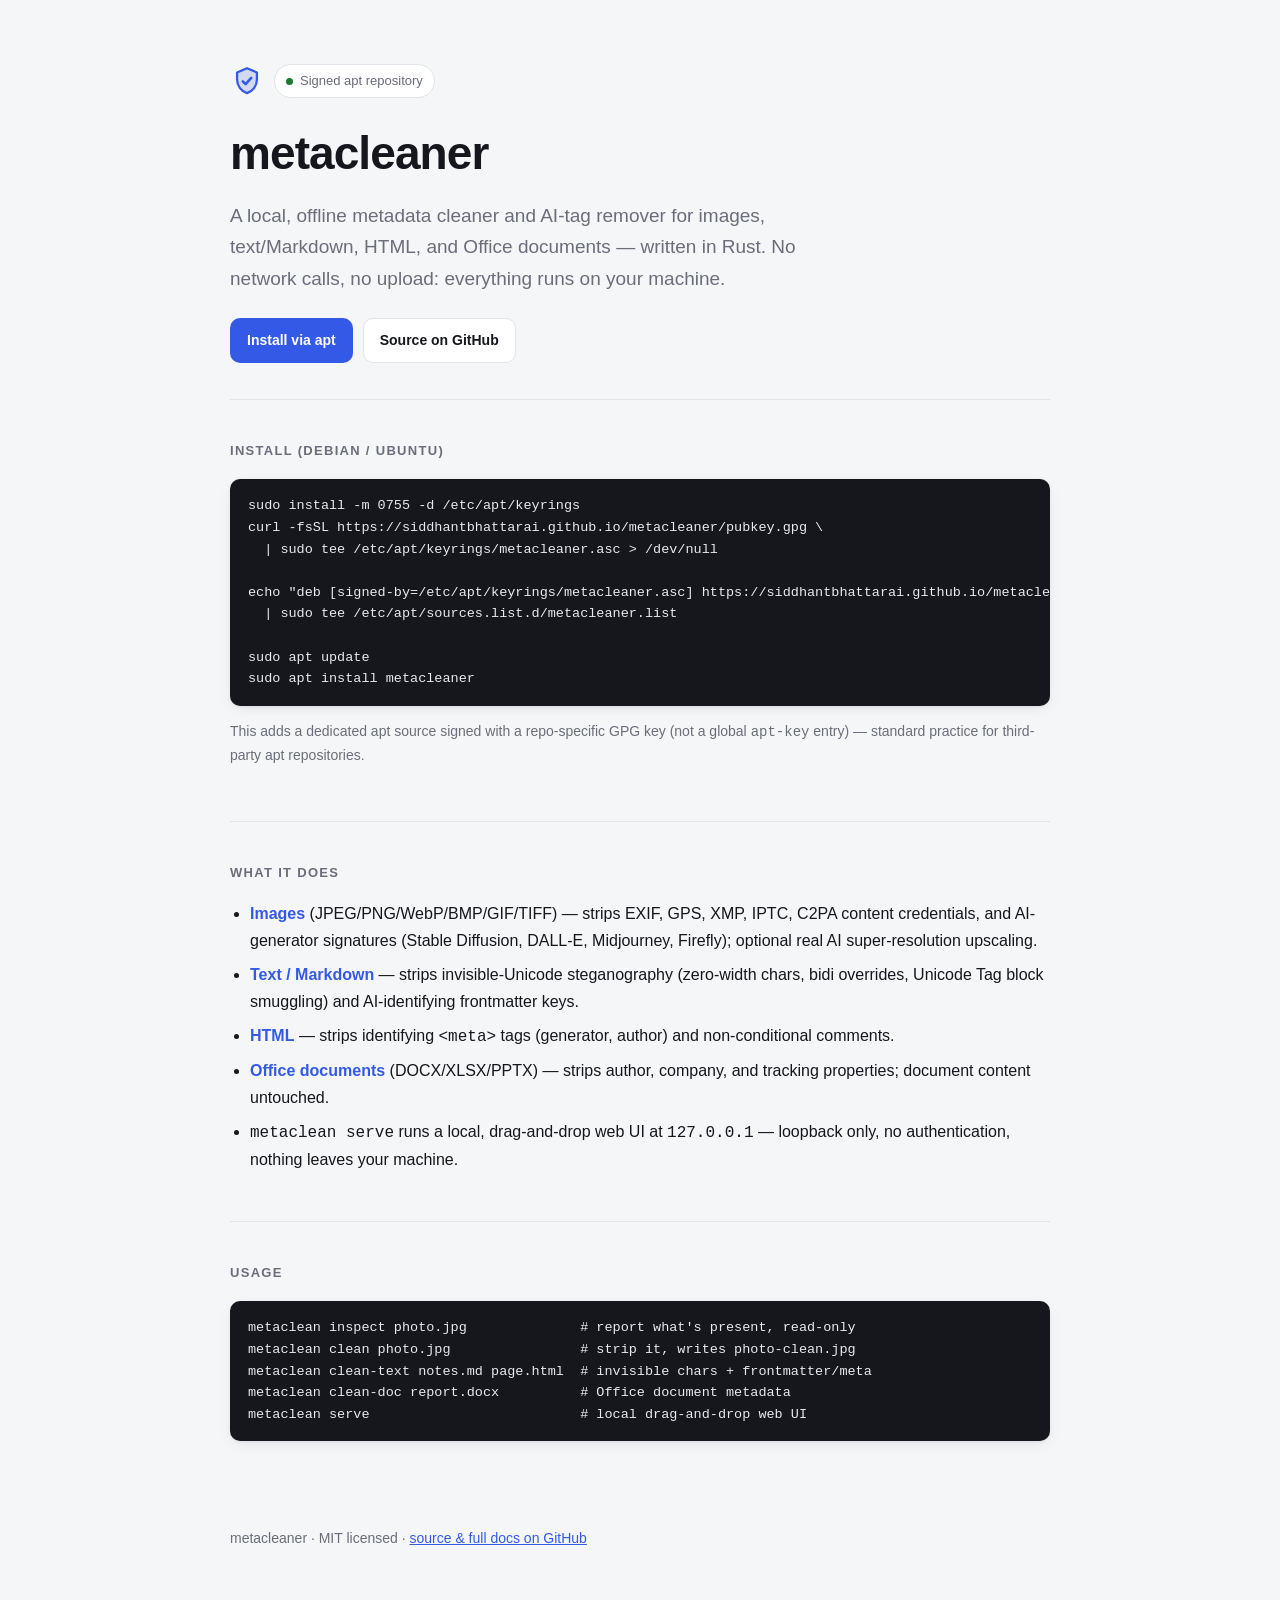
<file: index.html>
<!doctype html>
<html lang="en">
<head>
<meta charset="utf-8">
<meta name="viewport" content="width=device-width, initial-scale=1">
<title>metacleaner &middot; local metadata cleaner &amp; AI-tag remover</title>
<meta name="description" content="metacleaner — a local, offline metadata cleaner and AI-tag remover for images, text/Markdown, HTML, and Office documents, written in Rust. Signed apt repository.">
<style>
  :root {
    --bg: #f5f6f8; --surface: #ffffff; --surface-2: #fbfbfc;
    --border: #e3e4e9; --text: #16171c; --muted: #6b6d78;
    --accent: #3459e6; --accent-2: #1c7a34;
    --code-bg: #16171c; --code-text: #e8e9ee;
    --shadow: 0 4px 16px -4px rgba(16, 18, 27, 0.1), 0 1px 3px rgba(16, 18, 27, 0.06);
  }
  @media (prefers-color-scheme: dark) {
    :root {
      --bg: #0e0f12; --surface: #18191e; --surface-2: #1e1f25;
      --border: #2a2c34; --text: #f1f1f4; --muted: #a3a5b0;
      --accent: #6c8cff; --accent-2: #4fd17a;
      --code-bg: #0b0c0f; --code-text: #e8e9ee;
    }
  }
  * { box-sizing: border-box; }
  body {
    margin: 0; background: var(--bg); color: var(--text);
    font: 16px/1.65 -apple-system, BlinkMacSystemFont, "Segoe UI", Roboto, Helvetica, Arial, sans-serif;
    -webkit-font-smoothing: antialiased;
  }
  .wrap { max-width: 860px; margin: 0 auto; padding: 0 20px; }
  a { color: var(--accent); }
  code, pre { font-family: "SFMono-Regular", Consolas, "Liberation Mono", Menlo, monospace; }

  header { padding: 64px 0 36px; border-bottom: 1px solid var(--border); }
  .brand { display: flex; align-items: center; gap: 10px; }
  .brand svg { width: 34px; height: 34px; color: var(--accent); flex-shrink: 0; }
  h1 { font-size: clamp(32px, 6vw, 46px); letter-spacing: -0.02em; margin: 18px 0 8px; }
  .tagline { font-size: clamp(16px, 2.4vw, 19px); color: var(--muted); margin: 0 0 24px; max-width: 620px; }
  .badge {
    display: inline-flex; align-items: center; gap: 7px; font-size: 13px; color: var(--muted);
    border: 1px solid var(--border); background: var(--surface); padding: 5px 11px; border-radius: 999px;
  }
  .dot { width: 7px; height: 7px; border-radius: 50%; background: var(--accent-2); }
  .cta { display: flex; flex-wrap: wrap; gap: 10px; margin-top: 20px; }
  .btn {
    display: inline-flex; align-items: center; gap: 8px; padding: 10px 16px; border-radius: 10px;
    font-weight: 600; font-size: 14px; border: 1px solid var(--border); text-decoration: none;
  }
  .btn-primary { background: var(--accent); color: #fff; border-color: transparent; }
  .btn-ghost { background: var(--surface); color: var(--text); }

  section { padding: 40px 0; border-bottom: 1px solid var(--border); }
  h2 { font-size: 13px; text-transform: uppercase; letter-spacing: 0.1em; color: var(--muted); margin: 0 0 18px; font-weight: 700; }
  pre {
    background: var(--code-bg); color: var(--code-text); padding: 16px 18px; border-radius: 10px;
    overflow-x: auto; box-shadow: var(--shadow); font-size: 13.5px; line-height: 1.6;
  }
  ul.features { padding-left: 20px; margin: 0; color: var(--text); }
  ul.features li { margin-bottom: 8px; }
  ul.features b { color: var(--accent); }
  footer { padding: 32px 0 60px; color: var(--muted); font-size: 14px; }
</style>
</head>
<body>
<div class="wrap">
  <header>
    <div class="brand">
      <svg viewBox="0 0 24 24" fill="none" xmlns="http://www.w3.org/2000/svg">
        <path d="M12 3l7 3v5c0 4.6-3 8.4-7 9.6-4-1.2-7-5-7-9.6V6l7-3z" fill="currentColor" fill-opacity="0.18" stroke="currentColor" stroke-width="1.6" stroke-linejoin="round"/>
        <path d="M9 12.2l2 2 4-4.4" stroke="currentColor" stroke-width="1.8" stroke-linecap="round" stroke-linejoin="round"/>
      </svg>
      <span class="badge"><span class="dot"></span> Signed apt repository</span>
    </div>
    <h1>metacleaner</h1>
    <p class="tagline">A local, offline metadata cleaner and AI-tag remover for images, text/Markdown, HTML, and Office documents &mdash; written in Rust. No network calls, no upload: everything runs on your machine.</p>
    <div class="cta">
      <a class="btn btn-primary" href="#install">Install via apt</a>
      <a class="btn btn-ghost" href="https://github.com/siddhantbhattarai/metacleaner">Source on GitHub</a>
    </div>
  </header>

  <section id="install">
    <h2>Install (Debian / Ubuntu)</h2>
    <pre>sudo install -m 0755 -d /etc/apt/keyrings
curl -fsSL https://siddhantbhattarai.github.io/metacleaner/pubkey.gpg \
  | sudo tee /etc/apt/keyrings/metacleaner.asc > /dev/null

echo "deb [signed-by=/etc/apt/keyrings/metacleaner.asc] https://siddhantbhattarai.github.io/metacleaner stable main" \
  | sudo tee /etc/apt/sources.list.d/metacleaner.list

sudo apt update
sudo apt install metacleaner</pre>
    <p style="color: var(--muted); font-size: 14px;">This adds a dedicated apt source signed with a repo-specific GPG key (not a global <code>apt-key</code> entry) &mdash; standard practice for third-party apt repositories.</p>
  </section>

  <section>
    <h2>What it does</h2>
    <ul class="features">
      <li><b>Images</b> (JPEG/PNG/WebP/BMP/GIF/TIFF) &mdash; strips EXIF, GPS, XMP, IPTC, C2PA content credentials, and AI-generator signatures (Stable Diffusion, DALL-E, Midjourney, Firefly); optional real AI super-resolution upscaling.</li>
      <li><b>Text / Markdown</b> &mdash; strips invisible-Unicode steganography (zero-width chars, bidi overrides, Unicode Tag block smuggling) and AI-identifying frontmatter keys.</li>
      <li><b>HTML</b> &mdash; strips identifying <code>&lt;meta&gt;</code> tags (generator, author) and non-conditional comments.</li>
      <li><b>Office documents</b> (DOCX/XLSX/PPTX) &mdash; strips author, company, and tracking properties; document content untouched.</li>
      <li><code>metaclean serve</code> runs a local, drag-and-drop web UI at <code>127.0.0.1</code> &mdash; loopback only, no authentication, nothing leaves your machine.</li>
    </ul>
  </section>

  <section style="border-bottom: none;">
    <h2>Usage</h2>
    <pre>metaclean inspect photo.jpg              # report what's present, read-only
metaclean clean photo.jpg                # strip it, writes photo-clean.jpg
metaclean clean-text notes.md page.html  # invisible chars + frontmatter/meta
metaclean clean-doc report.docx          # Office document metadata
metaclean serve                          # local drag-and-drop web UI</pre>
  </section>

  <footer>
    metacleaner &middot; MIT licensed &middot; <a href="https://github.com/siddhantbhattarai/metacleaner">source &amp; full docs on GitHub</a>
  </footer>
</div>
</body>
</html>
</file>
